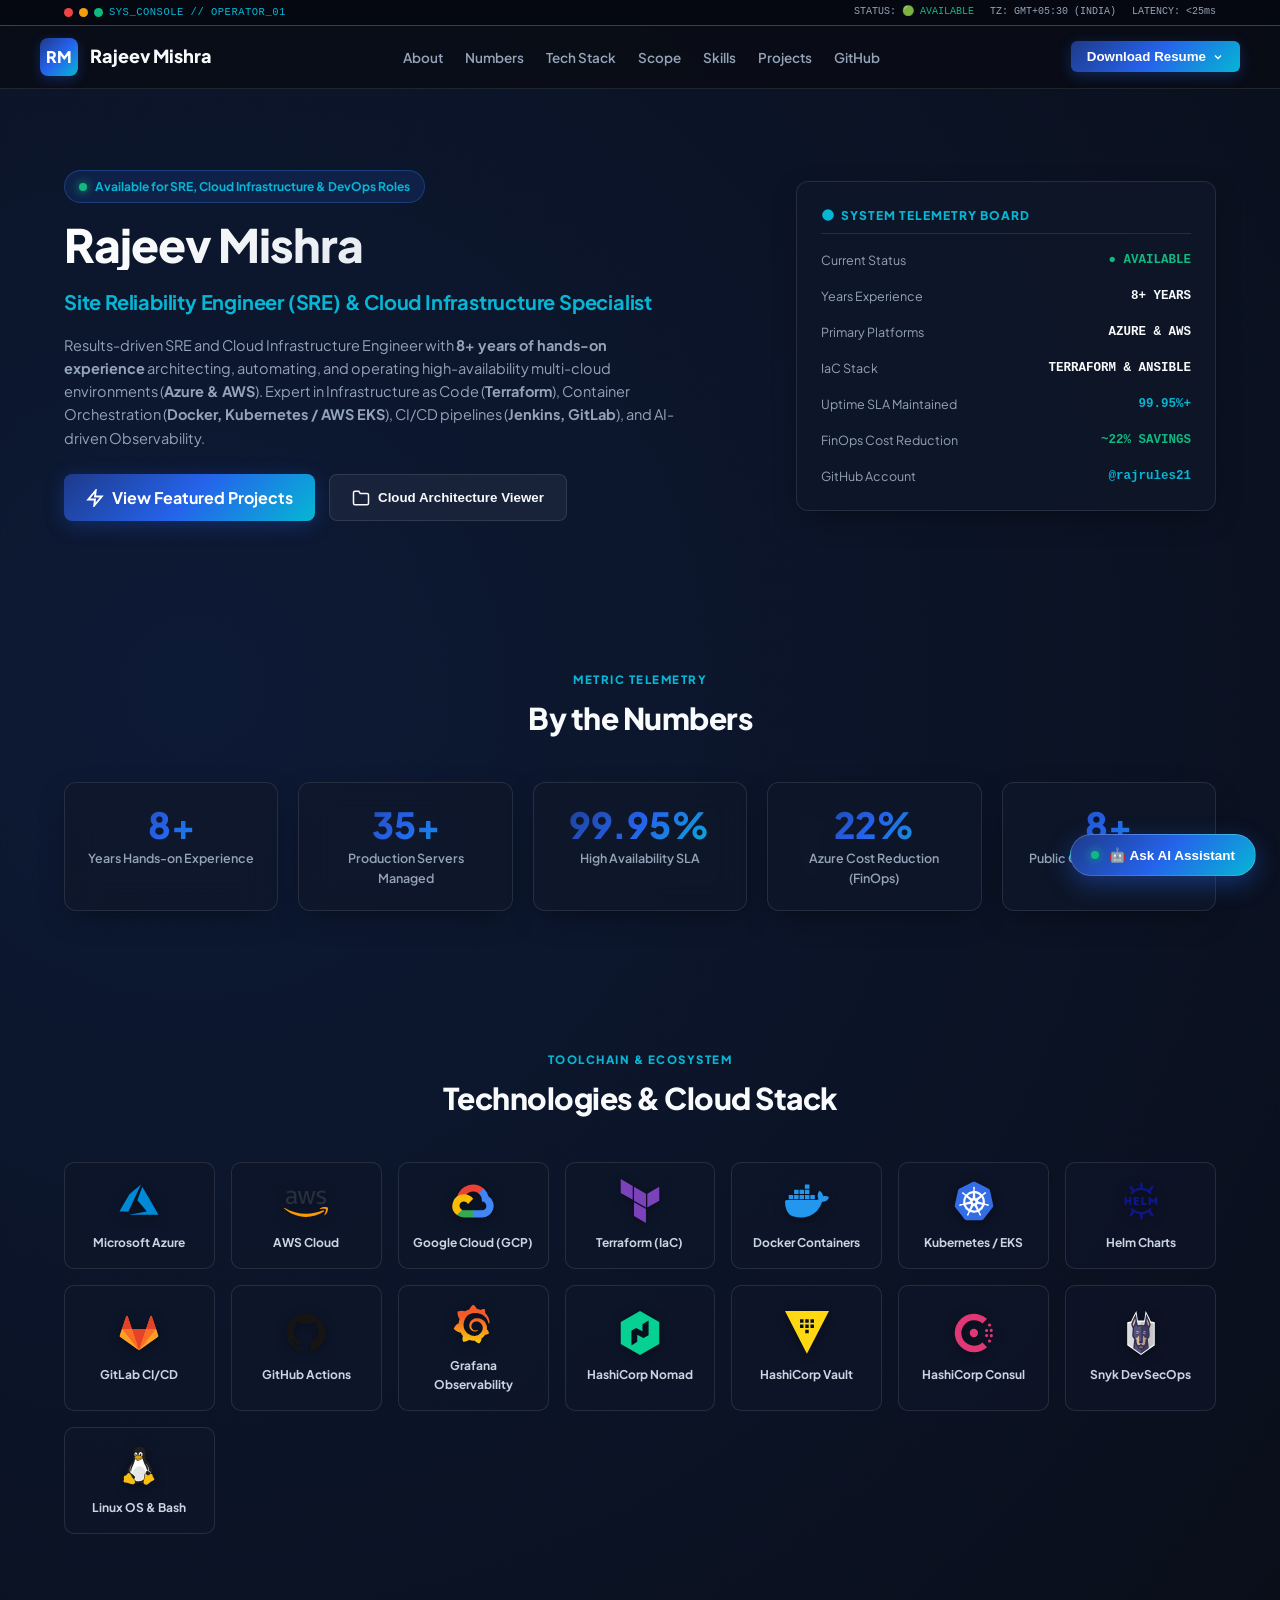
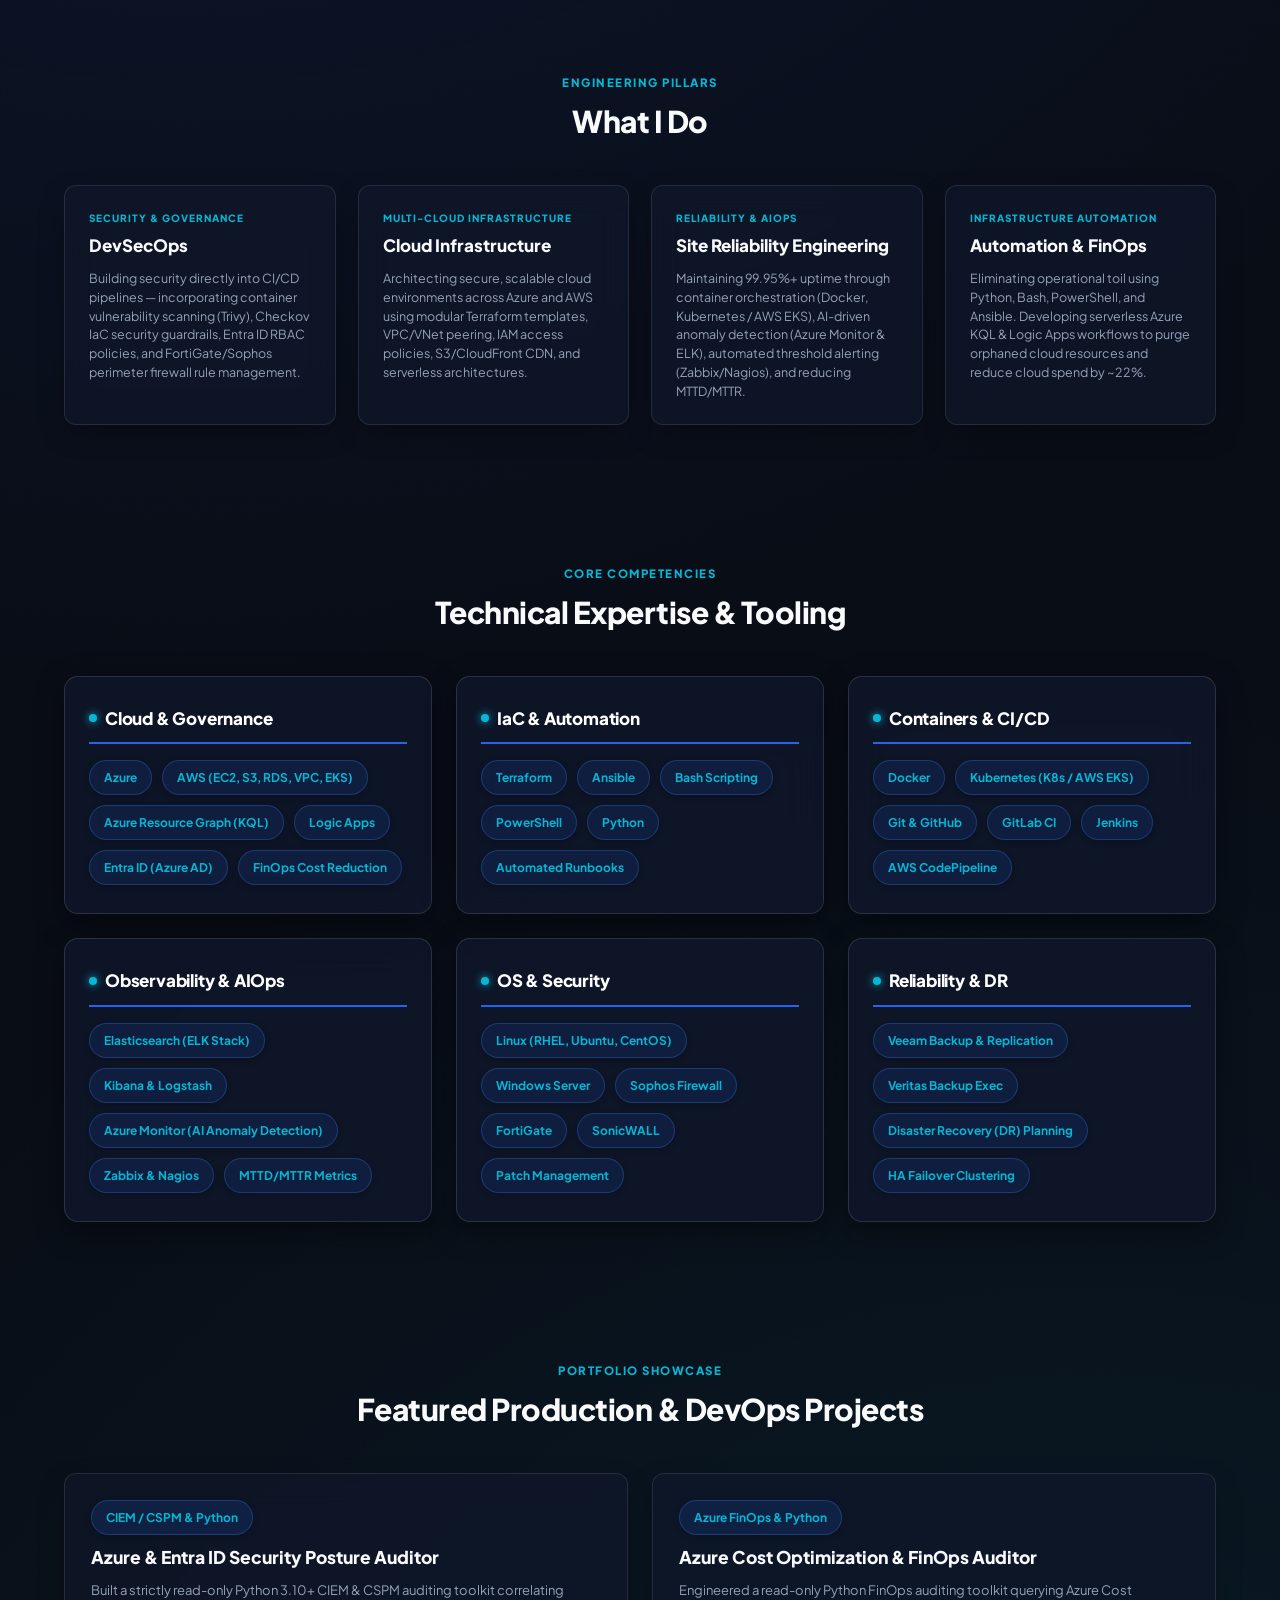
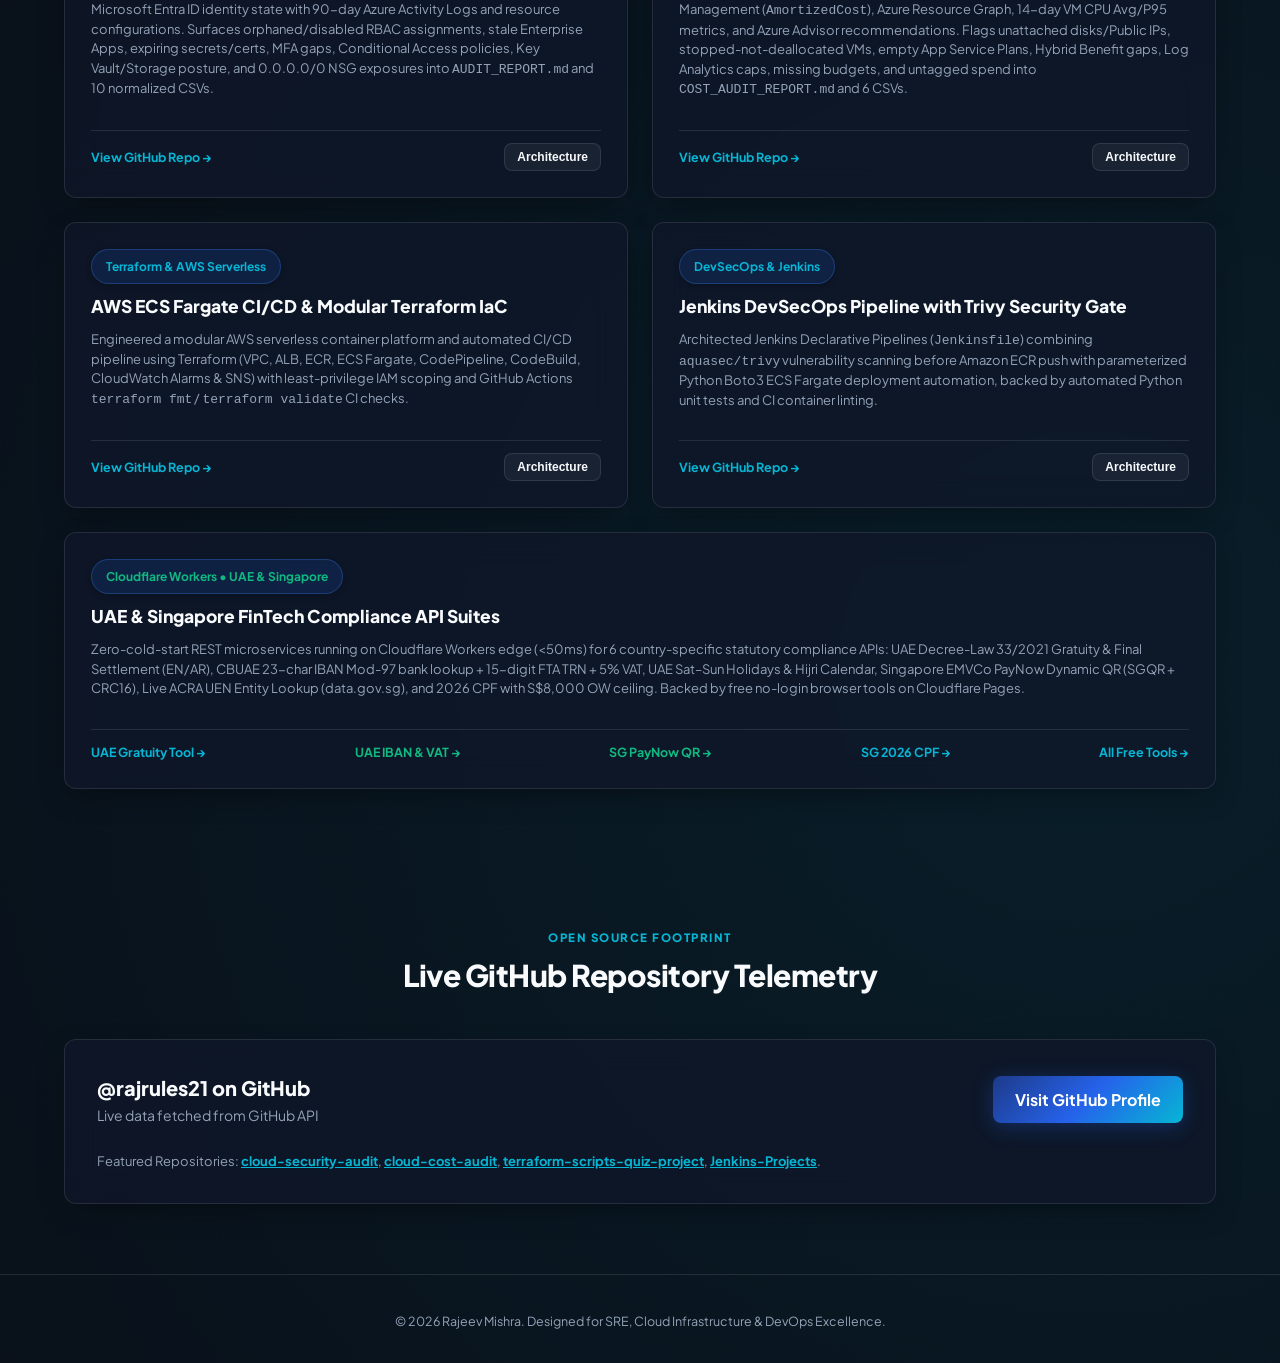
<file: index.html>
<!DOCTYPE html>
<html lang="en">
<head>
  <meta charset="UTF-8" />
  <meta name="viewport" content="width=device-width, initial-scale=1.0"/>
  <title>Rajeev Mishra | SRE & Cloud Infrastructure Engineer Portfolio</title>
  <meta name="description" content="Portfolio of Rajeev Mishra - Site Reliability Engineer & Cloud Infrastructure Specialist with 8+ years experience in Azure, AWS, Terraform, Docker, Kubernetes, and Observability." />
  
  <!-- Google Fonts -->
  <link rel="preconnect" href="https://fonts.googleapis.com">
  <link rel="preconnect" href="https://fonts.gstatic.com" crossorigin>
  <link href="https://fonts.googleapis.com/css2?family=Plus+Jakarta+Sans:wght@400;500;600;700;800&display=swap" rel="stylesheet">
  
  <link rel="stylesheet" href="style.css" />
</head>
<body>

  <!-- NAVIGATION BAR WITH OPERATOR CONSOLE BAR -->
  <nav class="navbar">
    <div class="operator-bar">
      <div class="container operator-bar-content">
        <div class="console-dots">
          <span class="dot dot-red"></span>
          <span class="dot dot-amber"></span>
          <span class="dot dot-green"></span>
          <span class="console-label">SYS_CONSOLE // OPERATOR_01</span>
        </div>
        <div style="display:flex; gap:16px; font-family:monospace; font-size:10px;">
          <span>STATUS: <span style="color:#10b981;">🟢 AVAILABLE</span></span>
          <span>TZ: GMT+05:30 (INDIA)</span>
          <span>LATENCY: &lt;25ms</span>
        </div>
      </div>
    </div>

    <div class="container nav-container">
      <a href="#" class="logo">
        <div class="logo-badge">RM</div>
        <span>Rajeev Mishra</span>
      </a>

      <ul class="nav-links">
        <li><a href="#about">About</a></li>
        <li><a href="#numbers">Numbers</a></li>
        <li><a href="#tech-stack">Tech Stack</a></li>
        <li><a href="#scope">Scope</a></li>
        <li><a href="#skills">Skills</a></li>
        <li><a href="#projects">Projects</a></li>
        <li><a href="#github">GitHub</a></li>
      </ul>

      <!-- Tailored CV Dropdown Menu -->
      <div class="dropdown">
        <button id="cv-dropdown-btn" class="btn-nav-primary">
          <span>Download Resume</span>
          <svg width="12" height="12" viewBox="0 0 24 24" fill="none" stroke="currentColor" stroke-width="2.5"><polyline points="6 9 12 15 18 9"/></svg>
        </button>
        <div id="cv-dropdown-menu" class="dropdown-menu">
          <a href="./Rajeev_Mishra_Cloud_DevOps_Resume.pdf" target="_blank" class="dropdown-item">📑 Download Executive PDF Resume (1-Page)</a>
          <a href="./resume.html" target="_blank" class="dropdown-item">📄 View Interactive HTML Resume</a>
          <a href="https://github.com/rajrules21" target="_blank" class="dropdown-item">🔗 GitHub Profile (@rajrules21)</a>
        </div>
      </div>
    </div>
  </nav>

  <!-- HERO SECTION -->
  <section id="about" class="hero">
    <div class="container">
      <div class="hero-grid">
        
        <div class="hero-content">
          <div class="status-pill">
            <span class="pulse-dot"></span>
            Available for SRE, Cloud Infrastructure & DevOps Roles
          </div>

          <h1 class="hero-name">Rajeev Mishra</h1>
          <div class="hero-title">Site Reliability Engineer (SRE) & Cloud Infrastructure Specialist</div>
          
          <p class="hero-description">
            Results-driven SRE and Cloud Infrastructure Engineer with <strong>8+ years of hands-on experience</strong> architecting, automating, and operating high-availability multi-cloud environments (<strong>Azure & AWS</strong>). Expert in Infrastructure as Code (<strong>Terraform</strong>), Container Orchestration (<strong>Docker, Kubernetes / AWS EKS</strong>), CI/CD pipelines (<strong>Jenkins, GitLab</strong>), and AI-driven Observability.
          </p>

          <div class="hero-cta">
            <a href="#projects" class="btn-primary">
              <svg width="18" height="18" viewBox="0 0 24 24" fill="none" stroke="currentColor" stroke-width="2.5"><path d="M13 2L3 14h9l-1 8 10-12h-9l1-8z"/></svg>
              View Featured Projects
            </a>
            <button id="open-arch-btn" class="btn-secondary">
              <svg width="18" height="18" viewBox="0 0 24 24" fill="none" stroke="currentColor" stroke-width="2"><path d="M22 19a2 2 0 0 1-2 2H4a2 2 0 0 1-2-2V5a2 2 0 0 1 2-2h5l2 3h9a2 2 0 0 1 2 2z"/></svg>
              Cloud Architecture Viewer
            </button>
          </div>
        </div>

        <!-- SYSTEM SIGNAL BOARD -->
        <div class="glass-panel signal-board">
          <div class="signal-title">
            <svg width="14" height="14" viewBox="0 0 24 24" fill="currentColor"><circle cx="12" cy="12" r="10"/></svg>
            SYSTEM TELEMETRY BOARD
          </div>

          <div class="signal-row">
            <span class="signal-key">Current Status</span>
            <span class="signal-val" style="color:#10b981;">● AVAILABLE</span>
          </div>

          <div class="signal-row">
            <span class="signal-key">Years Experience</span>
            <span class="signal-val">8+ YEARS</span>
          </div>

          <div class="signal-row">
            <span class="signal-key">Primary Platforms</span>
            <span class="signal-val">AZURE & AWS</span>
          </div>

          <div class="signal-row">
            <span class="signal-key">IaC Stack</span>
            <span class="signal-val">TERRAFORM & ANSIBLE</span>
          </div>

          <div class="signal-row">
            <span class="signal-key">Uptime SLA Maintained</span>
            <span class="signal-val" style="color:var(--accent-cyan);">99.95%+</span>
          </div>

          <div class="signal-row">
            <span class="signal-key">FinOps Cost Reduction</span>
            <span class="signal-val" style="color:#10b981;">~22% SAVINGS</span>
          </div>

          <div class="signal-row">
            <span class="signal-key">GitHub Account</span>
            <span class="signal-val"><a href="https://github.com/rajrules21" target="_blank" style="color:var(--accent-cyan); text-decoration:none;">@rajrules21</a></span>
          </div>
        </div>

      </div>
    </div>
  </section>

  <!-- BY THE NUMBERS SECTION -->
  <section id="numbers" class="section">
    <div class="container">
      <div class="section-title-wrap">
        <span class="section-tag">METRIC TELEMETRY</span>
        <h2 class="section-title">By the Numbers</h2>
      </div>

      <div class="numbers-grid">
        <div class="glass-panel number-card">
          <div class="number-val">8+</div>
          <div class="number-label">Years Hands-on Experience</div>
        </div>

        <div class="glass-panel number-card">
          <div class="number-val">35+</div>
          <div class="number-label">Production Servers Managed</div>
        </div>

        <div class="glass-panel number-card">
          <div class="number-val">99.95%</div>
          <div class="number-label">High Availability SLA</div>
        </div>

        <div class="glass-panel number-card">
          <div class="number-val">22%</div>
          <div class="number-label">Azure Cost Reduction (FinOps)</div>
        </div>

        <div class="glass-panel number-card">
          <div class="number-val">8+</div>
          <div class="number-label">Public GitHub Repositories</div>
        </div>
      </div>
    </div>
  </section>

  <!-- VISUAL TECH STACK ICON GRID -->
  <section id="tech-stack" class="section">
    <div class="container">
      <div class="section-title-wrap">
        <span class="section-tag">TOOLCHAIN & ECOSYSTEM</span>
        <h2 class="section-title">Technologies & Cloud Stack</h2>
      </div>

      <div class="tech-icon-grid">
        <!-- Azure -->
        <div class="tech-icon-card">
          <img src="azure-svgrepo-com.svg" class="tech-icon-svg" alt="Microsoft Azure" />
          <span class="tech-icon-label">Microsoft Azure</span>
        </div>

        <!-- AWS -->
        <div class="tech-icon-card">
          <img src="aws-svgrepo-com.svg" class="tech-icon-svg" alt="Amazon Web Services" />
          <span class="tech-icon-label">AWS Cloud</span>
        </div>

        <!-- GCP -->
        <div class="tech-icon-card">
          <img src="gcp-svgrepo-com.svg" class="tech-icon-svg" alt="Google Cloud Platform" />
          <span class="tech-icon-label">Google Cloud (GCP)</span>
        </div>

        <!-- Terraform -->
        <div class="tech-icon-card">
          <img src="terraform-svgrepo-com.svg" class="tech-icon-svg" alt="Terraform" />
          <span class="tech-icon-label">Terraform (IaC)</span>
        </div>

        <!-- Docker -->
        <div class="tech-icon-card">
          <img src="docker-svgrepo-com.svg" class="tech-icon-svg" alt="Docker" />
          <span class="tech-icon-label">Docker Containers</span>
        </div>

        <!-- Kubernetes -->
        <div class="tech-icon-card">
          <img src="kubernetes-svgrepo-com.svg" class="tech-icon-svg" alt="Kubernetes" />
          <span class="tech-icon-label">Kubernetes / EKS</span>
        </div>

        <!-- Helm -->
        <div class="tech-icon-card">
          <img src="helm-svgrepo-com.svg" class="tech-icon-svg" alt="Helm" />
          <span class="tech-icon-label">Helm Charts</span>
        </div>

        <!-- GitLab CI -->
        <div class="tech-icon-card">
          <img src="gitlab-svgrepo-com.svg" class="tech-icon-svg" alt="GitLab CI" />
          <span class="tech-icon-label">GitLab CI/CD</span>
        </div>

        <!-- GitHub -->
        <div class="tech-icon-card">
          <img src="github-svgrepo-com.svg" class="tech-icon-svg" alt="GitHub Actions" />
          <span class="tech-icon-label">GitHub Actions</span>
        </div>

        <!-- Grafana -->
        <div class="tech-icon-card">
          <img src="grafana-svgrepo-com.svg" class="tech-icon-svg" alt="Grafana" />
          <span class="tech-icon-label">Grafana Observability</span>
        </div>

        <!-- Nomad -->
        <div class="tech-icon-card">
          <img src="nomad-svgrepo-com.svg" class="tech-icon-svg" alt="HashiCorp Nomad" />
          <span class="tech-icon-label">HashiCorp Nomad</span>
        </div>

        <!-- Vault -->
        <div class="tech-icon-card">
          <img src="vault-svgrepo-com.svg" class="tech-icon-svg" alt="HashiCorp Vault" />
          <span class="tech-icon-label">HashiCorp Vault</span>
        </div>

        <!-- Consul -->
        <div class="tech-icon-card">
          <img src="consul-svgrepo-com.svg" class="tech-icon-svg" alt="HashiCorp Consul" />
          <span class="tech-icon-label">HashiCorp Consul</span>
        </div>

        <!-- Snyk -->
        <div class="tech-icon-card">
          <img src="snyk-svgrepo-com.svg" class="tech-icon-svg" alt="Snyk DevSecOps" />
          <span class="tech-icon-label">Snyk DevSecOps</span>
        </div>

        <!-- Linux -->
        <div class="tech-icon-card">
          <img src="linux-svgrepo-com.svg" class="tech-icon-svg" alt="Linux OS" />
          <span class="tech-icon-label">Linux OS & Bash</span>
        </div>
      </div>
    </div>
  </section>

  <!-- WHAT I DO SCOPE CARDS -->
  <section id="scope" class="section">
    <div class="container">
      <div class="section-title-wrap">
        <span class="section-tag">ENGINEERING PILLARS</span>
        <h2 class="section-title">What I Do</h2>
      </div>

      <div class="scope-grid">
        <!-- DevSecOps -->
        <div class="glass-panel scope-card">
          <span class="scope-type">SECURITY & GOVERNANCE</span>
          <h3 class="scope-title">DevSecOps</h3>
          <p class="scope-desc">
            Building security directly into CI/CD pipelines — incorporating container vulnerability scanning (Trivy), Checkov IaC security guardrails, Entra ID RBAC policies, and FortiGate/Sophos perimeter firewall rule management.
          </p>
        </div>

        <!-- Cloud Engineer -->
        <div class="glass-panel scope-card">
          <span class="scope-type">MULTI-CLOUD INFRASTRUCTURE</span>
          <h3 class="scope-title">Cloud Infrastructure</h3>
          <p class="scope-desc">
            Architecting secure, scalable cloud environments across Azure and AWS using modular Terraform templates, VPC/VNet peering, IAM access policies, S3/CloudFront CDN, and serverless architectures.
          </p>
        </div>

        <!-- SRE -->
        <div class="glass-panel scope-card">
          <span class="scope-type">RELIABILITY & AIOPS</span>
          <h3 class="scope-title">Site Reliability Engineering</h3>
          <p class="scope-desc">
            Maintaining 99.95%+ uptime through container orchestration (Docker, Kubernetes / AWS EKS), AI-driven anomaly detection (Azure Monitor & ELK), automated threshold alerting (Zabbix/Nagios), and reducing MTTD/MTTR.
          </p>
        </div>

        <!-- Automation -->
        <div class="glass-panel scope-card">
          <span class="scope-type">INFRASTRUCTURE AUTOMATION</span>
          <h3 class="scope-title">Automation & FinOps</h3>
          <p class="scope-desc">
            Eliminating operational toil using Python, Bash, PowerShell, and Ansible. Developing serverless Azure KQL & Logic Apps workflows to purge orphaned cloud resources and reduce cloud spend by ~22%.
          </p>
        </div>
      </div>
    </div>
  </section>

  <!-- SKILLS MATRIX -->
  <section id="skills" class="section">
    <div class="container">
      <div class="section-title-wrap">
        <span class="section-tag">CORE COMPETENCIES</span>
        <h2 class="section-title">Technical Expertise & Tooling</h2>
      </div>

      <div class="skills-grid">
        
        <!-- Cloud & Governance -->
        <div class="glass-panel skill-card">
          <div class="skill-card-title">Cloud & Governance</div>
          <div class="skill-tags">
            <span class="pill-tag">Azure</span>
            <span class="pill-tag">AWS (EC2, S3, RDS, VPC, EKS)</span>
            <span class="pill-tag">Azure Resource Graph (KQL)</span>
            <span class="pill-tag">Logic Apps</span>
            <span class="pill-tag">Entra ID (Azure AD)</span>
            <span class="pill-tag">FinOps Cost Reduction</span>
          </div>
        </div>

        <!-- IaC & Automation -->
        <div class="glass-panel skill-card">
          <div class="skill-card-title">IaC & Automation</div>
          <div class="skill-tags">
            <span class="pill-tag">Terraform</span>
            <span class="pill-tag">Ansible</span>
            <span class="pill-tag">Bash Scripting</span>
            <span class="pill-tag">PowerShell</span>
            <span class="pill-tag">Python</span>
            <span class="pill-tag">Automated Runbooks</span>
          </div>
        </div>

        <!-- Containers & CI/CD -->
        <div class="glass-panel skill-card">
          <div class="skill-card-title">Containers & CI/CD</div>
          <div class="skill-tags">
            <span class="pill-tag">Docker</span>
            <span class="pill-tag">Kubernetes (K8s / AWS EKS)</span>
            <span class="pill-tag">Git & GitHub</span>
            <span class="pill-tag">GitLab CI</span>
            <span class="pill-tag">Jenkins</span>
            <span class="pill-tag">AWS CodePipeline</span>
          </div>
        </div>

        <!-- Observability & AIOps -->
        <div class="glass-panel skill-card">
          <div class="skill-card-title">Observability & AIOps</div>
          <div class="skill-tags">
            <span class="pill-tag">Elasticsearch (ELK Stack)</span>
            <span class="pill-tag">Kibana & Logstash</span>
            <span class="pill-tag">Azure Monitor (AI Anomaly Detection)</span>
            <span class="pill-tag">Zabbix & Nagios</span>
            <span class="pill-tag">MTTD/MTTR Metrics</span>
          </div>
        </div>

        <!-- OS & Security -->
        <div class="glass-panel skill-card">
          <div class="skill-card-title">OS & Security</div>
          <div class="skill-tags">
            <span class="pill-tag">Linux (RHEL, Ubuntu, CentOS)</span>
            <span class="pill-tag">Windows Server</span>
            <span class="pill-tag">Sophos Firewall</span>
            <span class="pill-tag">FortiGate</span>
            <span class="pill-tag">SonicWALL</span>
            <span class="pill-tag">Patch Management</span>
          </div>
        </div>

        <!-- Reliability & DR -->
        <div class="glass-panel skill-card">
          <div class="skill-card-title">Reliability & DR</div>
          <div class="skill-tags">
            <span class="pill-tag">Veeam Backup & Replication</span>
            <span class="pill-tag">Veritas Backup Exec</span>
            <span class="pill-tag">Disaster Recovery (DR) Planning</span>
            <span class="pill-tag">HA Failover Clustering</span>
          </div>
        </div>

      </div>
    </div>
  </section>

  <!-- FEATURED PROJECTS SECTION -->
  <section id="projects" class="section">
    <div class="container">
      <div class="section-title-wrap">
        <span class="section-tag">PORTFOLIO SHOWCASE</span>
        <h2 class="section-title">Featured Production & DevOps Projects</h2>
      </div>

      <div class="projects-grid">

        <!-- Project 1: Multi-Cloud Security & Identity Posture Auditor -->
        <div class="glass-panel project-card">
          <div>
            <div class="project-header">
              <span class="pill-tag" style="background:var(--badge-bg); color:var(--accent-cyan); margin-bottom:8px; display:inline-block;">CIEM / CSPM &amp; Python</span>
              <h3 class="project-title">Azure &amp; Entra ID Security Posture Auditor</h3>
            </div>
            <p class="project-desc">
              Built a strictly read-only Python 3.10+ CIEM &amp; CSPM auditing toolkit correlating Microsoft Entra ID identity state with 90-day Azure Activity Logs and resource configurations. Surfaces orphaned/disabled RBAC assignments, stale Enterprise Apps, expiring secrets/certs, MFA gaps, Conditional Access policies, Key Vault/Storage posture, and 0.0.0.0/0 NSG exposures into <code>AUDIT_REPORT.md</code> and 10 normalized CSVs.
            </p>
          </div>
          <div class="project-footer">
            <a href="https://github.com/rajrules21/cloud-security-audit" target="_blank" class="project-link">
              View GitHub Repo →
            </a>
            <button class="btn-secondary arch-trigger" data-arch="azure-ciem" style="padding:6px 12px; font-size:12px;">Architecture</button>
          </div>
        </div>

        <!-- Project 2: Multi-Cloud Cost & FinOps Auditor -->
        <div class="glass-panel project-card">
          <div>
            <div class="project-header">
              <span class="pill-tag" style="background:var(--badge-bg); color:var(--accent-cyan); margin-bottom:8px; display:inline-block;">Azure FinOps &amp; Python</span>
              <h3 class="project-title">Azure Cost Optimization &amp; FinOps Auditor</h3>
            </div>
            <p class="project-desc">
              Engineered a read-only Python FinOps auditing toolkit querying Azure Cost Management (<code>AmortizedCost</code>), Azure Resource Graph, 14-day VM CPU Avg/P95 metrics, and Azure Advisor recommendations. Flags unattached disks/Public IPs, stopped-not-deallocated VMs, empty App Service Plans, Hybrid Benefit gaps, Log Analytics caps, missing budgets, and untagged spend into <code>COST_AUDIT_REPORT.md</code> and 6 CSVs.
            </p>
          </div>
          <div class="project-footer">
            <a href="https://github.com/rajrules21/cloud-cost-audit" target="_blank" class="project-link">
              View GitHub Repo →
            </a>
            <button class="btn-secondary arch-trigger" data-arch="azure-finops" style="padding:6px 12px; font-size:12px;">Architecture</button>
          </div>
        </div>

        <!-- Project 3: AWS ECS Terraform Pipeline -->
        <div class="glass-panel project-card">
          <div>
            <div class="project-header">
              <span class="pill-tag" style="background:var(--badge-bg); color:var(--accent-cyan); margin-bottom:8px; display:inline-block;">Terraform &amp; AWS Serverless</span>
              <h3 class="project-title">AWS ECS Fargate CI/CD &amp; Modular Terraform IaC</h3>
            </div>
            <p class="project-desc">
              Engineered a modular AWS serverless container platform and automated CI/CD pipeline using Terraform (VPC, ALB, ECR, ECS Fargate, CodePipeline, CodeBuild, CloudWatch Alarms &amp; SNS) with least-privilege IAM scoping and GitHub Actions <code>terraform fmt</code> / <code>terraform validate</code> CI checks.
            </p>
          </div>
          <div class="project-footer">
            <a href="https://github.com/rajrules21/terraform-scripts-quiz-project" target="_blank" class="project-link">
              View GitHub Repo →
            </a>
            <button class="btn-secondary arch-trigger" data-arch="aws-ecs" style="padding:6px 12px; font-size:12px;">Architecture</button>
          </div>
        </div>

        <!-- Project 4: Jenkins DevSecOps Pipeline -->
        <div class="glass-panel project-card">
          <div>
            <div class="project-header">
              <span class="pill-tag" style="background:var(--badge-bg); color:var(--accent-cyan); margin-bottom:8px; display:inline-block;">DevSecOps &amp; Jenkins</span>
              <h3 class="project-title">Jenkins DevSecOps Pipeline with Trivy Security Gate</h3>
            </div>
            <p class="project-desc">
              Architected Jenkins Declarative Pipelines (<code>Jenkinsfile</code>) combining <code>aquasec/trivy</code> vulnerability scanning before Amazon ECR push with parameterized Python Boto3 ECS Fargate deployment automation, backed by automated Python unit tests and CI container linting.
            </p>
          </div>
          <div class="project-footer">
            <a href="https://github.com/rajrules21/Jenkins-Projects" target="_blank" class="project-link">
              View GitHub Repo →
            </a>
            <button class="btn-secondary arch-trigger" data-arch="azure-devsecops" style="padding:6px 12px; font-size:12px;">Architecture</button>
          </div>
        </div>

        <!-- Project 5: UAE & Singapore FinTech API Suites -->
        <div class="glass-panel project-card" style="grid-column: span 2;">
          <div>
            <div class="project-header">
              <span class="pill-tag" style="background:var(--badge-bg); color:#10b981; margin-bottom:8px; display:inline-block;">Cloudflare Workers &bull; UAE &amp; Singapore</span>
              <h3 class="project-title">UAE &amp; Singapore FinTech Compliance API Suites</h3>
            </div>
            <p class="project-desc">
              Zero-cold-start REST microservices running on Cloudflare Workers edge (&lt;50ms) for 6 country-specific statutory compliance APIs: UAE Decree-Law 33/2021 Gratuity &amp; Final Settlement (EN/AR), CBUAE 23-char IBAN Mod-97 bank lookup + 15-digit FTA TRN + 5% VAT, UAE Sat–Sun Holidays &amp; Hijri Calendar, Singapore EMVCo PayNow Dynamic QR (SGQR + CRC16), Live ACRA UEN Entity Lookup (data.gov.sg), and 2026 CPF with S$8,000 OW ceiling. Backed by free no-login browser tools on Cloudflare Pages.
            </p>
          </div>
          <div class="project-footer" style="flex-wrap:wrap; gap:10px;">
            <a href="https://finops-tools.pages.dev/uae-gratuity-calculator/" target="_blank" class="project-link">UAE Gratuity Tool →</a>
            <a href="https://finops-tools.pages.dev/uae-iban-vat-validator/" target="_blank" class="project-link" style="color:#10b981;">UAE IBAN &amp; VAT →</a>
            <a href="https://finops-tools.pages.dev/paynow-qr-generator/" target="_blank" class="project-link" style="color:#10b981;">SG PayNow QR →</a>
            <a href="https://finops-tools.pages.dev/singapore-cpf-calculator/" target="_blank" class="project-link">SG 2026 CPF →</a>
            <a href="https://finops-tools.pages.dev/" target="_blank" class="project-link">All Free Tools →</a>
          </div>
        </div>

      </div>
    </div>
  </section>

  <!-- LIVE GITHUB STATS SECTION -->
  <section id="github" class="section">
    <div class="container">
      <div class="section-title-wrap">
        <span class="section-tag">OPEN SOURCE FOOTPRINT</span>
        <h2 class="section-title">Live GitHub Repository Telemetry</h2>
      </div>

      <div class="glass-panel" style="padding:32px;">
        <div style="display:flex; justify-content:space-between; align-items:center; flex-wrap:wrap; gap:16px; margin-bottom:24px;">
          <div>
            <h3 style="font-size:20px; font-weight:800; color:var(--text-main);">@rajrules21 on GitHub</h3>
            <p style="color:var(--text-muted); font-size:14px;">Live data fetched from GitHub API</p>
          </div>
          <a href="https://github.com/rajrules21" target="_blank" class="btn-primary">Visit GitHub Profile</a>
        </div>

        <div id="github-repos-container" style="display:grid; grid-template-columns:repeat(auto-fit, minmax(280px, 1fr)); gap:18px;">
          <div style="color:var(--text-muted); font-size:14px;">Loading live GitHub repositories...</div>
        </div>
      </div>
    </div>
  </section>

  <!-- INTERACTIVE ARCHITECTURE MODAL -->
  <div id="arch-modal" class="modal-overlay">
    <div class="modal-card">
      <button class="modal-close" id="modal-close-btn">&times;</button>
      <h2 id="modal-title" style="font-size:22px; font-weight:800; color:var(--text-main); margin-bottom:8px;">Cloud Architecture Viewer</h2>
      <p id="modal-desc" style="font-size:14px; color:var(--text-muted); margin-bottom:16px;">Production-grade Infrastructure as Code & Pipeline Architecture</p>
      
      <div id="diagram-content" class="diagram-svg-wrap">
        <!-- Injected via JavaScript -->
      </div>
    </div>
  </div>

  <!-- FLOATING AI SRE ASSISTANT CHAT WIDGET (BOTTOM-RIGHT) -->
  <button id="ai-widget-trigger" class="ai-widget-trigger">
    <span class="pulse-dot"></span>
    <span>🤖 Ask AI Assistant</span>
  </button>

  <div id="ai-chat-window" class="ai-chat-window">
    <div class="ai-chat-header">
      <div class="ai-chat-header-title">
        <div class="ai-avatar">🤖</div>
        <div>
          <div>Rajeev's SRE Assistant</div>
          <div style="font-size:10px; color:#10b981; font-weight:600;">Online & Ready</div>
        </div>
      </div>
      <button id="ai-chat-close-btn" class="ai-chat-close">&times;</button>
    </div>

    <div id="ai-chat-body" class="ai-chat-body">
      <div class="chat-msg chat-msg-bot">
        👋 Hi! I'm Rajeev's virtual AI assistant. How can I help you explore his Cloud & SRE profile?
      </div>
      
      <div class="chat-chips">
        <button class="chat-chip" data-query="projects">📁 View Top Projects</button>
        <button class="chat-chip" data-query="resume">📜 Download Resume</button>
        <button class="chat-chip" data-query="skills">☁️ Azure & AWS Experience</button>
        <button class="chat-chip" data-query="contact">✉️ Get Contact Details</button>
      </div>
    </div>

    <div class="ai-chat-footer">
      <input type="text" id="ai-chat-input" class="ai-chat-input" placeholder="Ask about Rajeev's experience..." />
      <button id="ai-chat-send-btn" class="ai-chat-send">Send</button>
    </div>
  </div>

  <!-- FOOTER -->
  <footer>
    <div class="container">
      <p>&copy; 2026 Rajeev Mishra. Designed for SRE, Cloud Infrastructure & DevOps Excellence.</p>
    </div>
  </footer>

  <script src="app.js"></script>
</body>
</html>
</file>
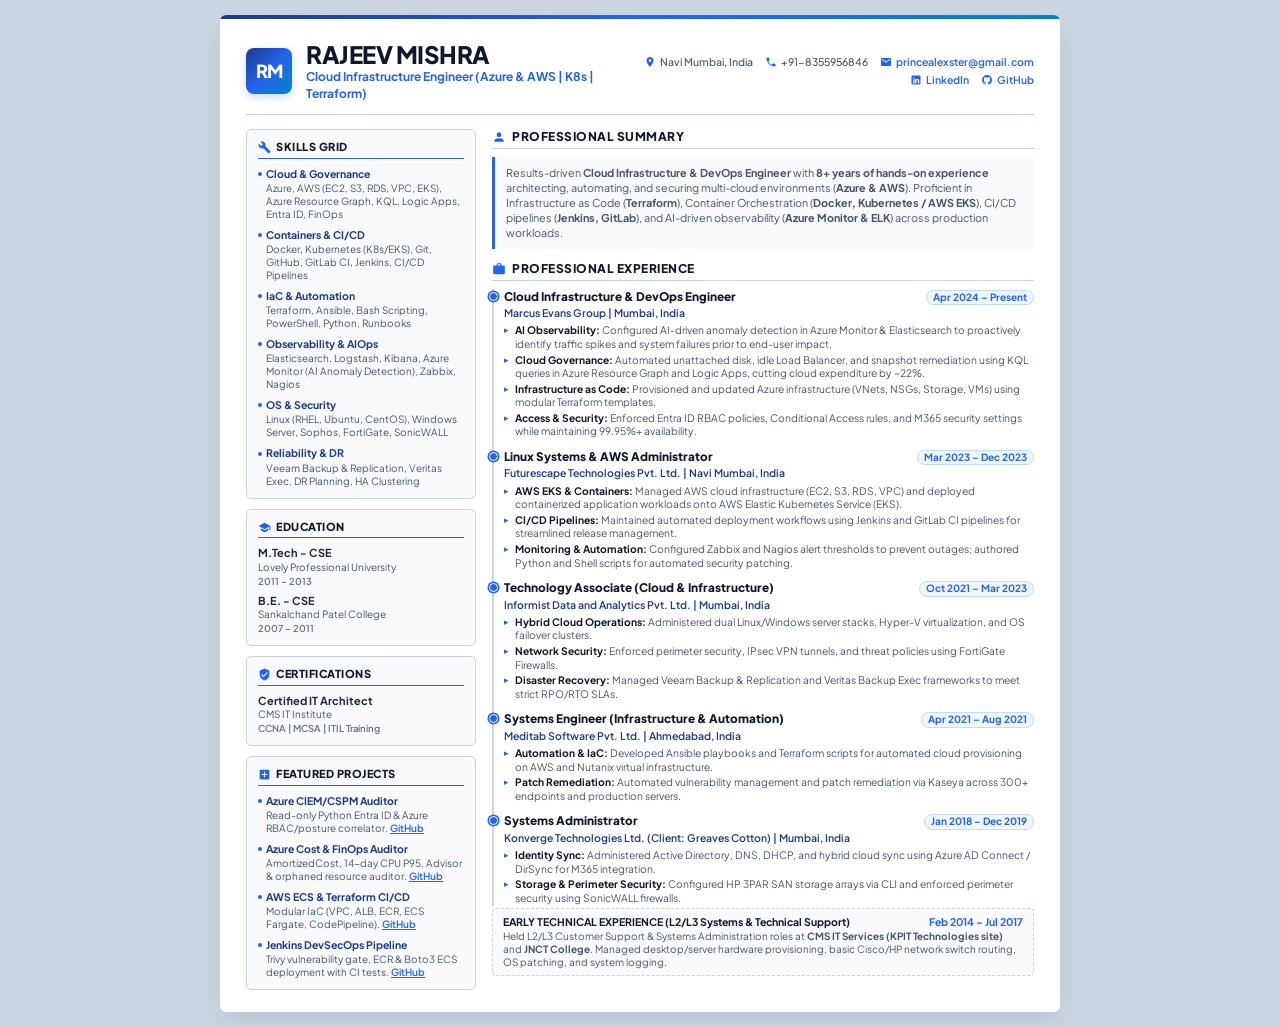
<file: resume.html>
<!DOCTYPE html>
<html lang="en">
<head>
  <meta charset="UTF-8" />
  <meta name="viewport" content="width=device-width, initial-scale=1.0"/>
  <title>Rajeev Mishra - Cloud & DevOps Resume</title>
  <link rel="preconnect" href="https://fonts.googleapis.com">
  <link rel="preconnect" href="https://fonts.gstatic.com" crossorigin>
  <link href="https://fonts.googleapis.com/css2?family=Plus+Jakarta+Sans:wght@400;500;600;700;800&display=swap" rel="stylesheet">
  <style>
    /* Reset & CSS Variables */
    * {
      box-sizing: border-box;
      margin: 0;
      padding: 0;
    }
    
    :root {
      --primary: #0f172a;          /* Slate 900 */
      --secondary: #1e3a8a;        /* Blue 900 */
      --accent: #2563eb;           /* Bright Blue 600 */
      --accent-gradient: linear-gradient(135deg, #1e3a8a 0%, #2563eb 50%, #0284c7 100%);
      --text-dark: #1e293b;        /* Slate 800 */
      --text-muted: #475569;       /* Slate 600 */
      --text-light: #64748b;       /* Slate 500 */
      --bg-sidebar: #f8fafc;       /* Slate 50 */
      --border-color: #cbd5e1;     /* Slate 300 */
      --tag-bg: #eff6ff;           /* Blue 50 */
      --tag-border: #bfdbfe;       /* Blue 200 */
    }

    body {
      font-family: 'Plus Jakarta Sans', system-ui, -apple-system, sans-serif;
      color: var(--text-dark);
      background-color: #cbd5e1;
      line-height: 1.35;
      font-size: 11.5px;
      -webkit-print-color-adjust: exact;
      print-color-adjust: exact;
    }

    .resume-card {
      max-width: 840px;
      margin: 15px auto;
      background: #ffffff;
      border-radius: 6px;
      box-shadow: 0 10px 25px -5px rgba(0,0,0,0.1);
      overflow: hidden;
    }

    .top-bar-accent {
      height: 4px;
      background: var(--accent-gradient);
      width: 100%;
    }

    .resume-content {
      padding: 22px 26px;
    }

    /* Header Styling */
    header {
      display: flex;
      justify-content: space-between;
      align-items: center;
      border-bottom: 1.5px solid var(--border-color);
      padding-bottom: 12px;
      margin-bottom: 14px;
    }

    .header-left {
      display: flex;
      align-items: center;
      gap: 14px;
    }

    .avatar-badge {
      width: 46px;
      height: 46px;
      border-radius: 8px;
      background: var(--accent-gradient);
      color: #ffffff;
      display: flex;
      align-items: center;
      justify-content: center;
      font-weight: 800;
      font-size: 18px;
      letter-spacing: -0.5px;
      box-shadow: 0 3px 8px rgba(37, 99, 235, 0.25);
      flex-shrink: 0;
    }

    .name {
      font-size: 24px;
      font-weight: 800;
      color: var(--primary);
      letter-spacing: -0.5px;
      text-transform: uppercase;
      line-height: 1.1;
    }

    .title {
      font-size: 12px;
      font-weight: 700;
      color: var(--accent);
      margin-top: 2px;
    }

    .contact-grid {
      display: flex;
      flex-wrap: wrap;
      gap: 4px 12px;
      font-size: 10.5px;
      color: var(--text-muted);
      justify-content: flex-end;
      align-items: center;
      max-width: 400px;
    }

    .contact-item {
      display: flex;
      align-items: center;
      gap: 4px;
      font-weight: 500;
      white-space: nowrap;
    }

    .contact-item svg {
      width: 12px;
      height: 12px;
      fill: var(--accent);
      flex-shrink: 0;
    }

    .contact-item a {
      color: var(--accent);
      text-decoration: none;
      font-weight: 600;
    }

    /* Main Grid Layout */
    .main-grid {
      display: grid;
      grid-template-columns: 230px 1fr;
      gap: 16px;
    }

    /* Sidebar (Left Column) */
    .sidebar {
      display: flex;
      flex-direction: column;
      gap: 10px;
    }

    .sidebar-card {
      background: var(--bg-sidebar);
      border: 1px solid var(--border-color);
      border-radius: 5px;
      padding: 10px 11px;
    }

    .sidebar-title {
      display: flex;
      align-items: center;
      gap: 5px;
      font-size: 11px;
      font-weight: 800;
      color: var(--primary);
      text-transform: uppercase;
      letter-spacing: 0.5px;
      border-bottom: 1.5px solid var(--accent);
      padding-bottom: 3px;
      margin-bottom: 8px;
    }

    .sidebar-title svg {
      width: 13px;
      height: 13px;
      fill: var(--accent);
    }

    .skill-group {
      margin-bottom: 7px;
    }

    .skill-group:last-child {
      margin-bottom: 0;
    }

    .skill-cat {
      font-weight: 700;
      font-size: 10.5px;
      color: var(--secondary);
      margin-bottom: 1px;
      display: flex;
      align-items: center;
      gap: 4px;
    }

    .skill-cat::before {
      content: "";
      width: 4px;
      height: 4px;
      background: var(--accent);
      border-radius: 50%;
      display: inline-block;
    }

    .skill-desc {
      font-size: 10px;
      color: var(--text-muted);
      line-height: 1.3;
      padding-left: 8px;
    }

    .edu-item, .cert-item {
      margin-bottom: 6px;
    }

    .edu-item:last-child, .cert-item:last-child {
      margin-bottom: 0;
    }

    .edu-degree {
      font-weight: 700;
      font-size: 11px;
      color: var(--text-dark);
    }

    .edu-school {
      font-size: 10px;
      color: var(--text-muted);
    }

    .edu-year {
      font-size: 9.5px;
      color: var(--text-light);
      font-weight: 600;
    }

    /* Main Content (Right Column) */
    .content {
      display: flex;
      flex-direction: column;
      gap: 12px;
    }

    .section-title {
      display: flex;
      align-items: center;
      gap: 6px;
      font-size: 12px;
      font-weight: 800;
      color: var(--primary);
      text-transform: uppercase;
      letter-spacing: 0.5px;
      border-bottom: 1.5px solid var(--border-color);
      padding-bottom: 3px;
      margin-bottom: 8px;
    }

    .section-title svg {
      width: 14px;
      height: 14px;
      fill: var(--accent);
    }

    .summary-box {
      background: var(--bg-sidebar);
      border-left: 3px solid var(--accent);
      border-radius: 0 4px 4px 0;
      padding: 8px 11px;
    }

    .summary-text {
      font-size: 10.8px;
      color: var(--text-muted);
      line-height: 1.4;
    }

    /* Job Entry Timeline Styling */
    .timeline {
      position: relative;
      padding-left: 10px;
      border-left: 2px solid var(--border-color);
      display: flex;
      flex-direction: column;
      gap: 9px;
    }

    .job-entry {
      position: relative;
    }

    .job-entry::before {
      content: "";
      position: absolute;
      left: -15px;
      top: 3px;
      width: 7px;
      height: 7px;
      border-radius: 50%;
      background: var(--accent);
      border: 1.5px solid #ffffff;
      box-shadow: 0 0 0 1.5px var(--accent);
    }

    .job-header {
      display: flex;
      justify-content: space-between;
      align-items: baseline;
      margin-bottom: 1px;
    }

    .job-role {
      font-size: 11.8px;
      font-weight: 800;
      color: var(--primary);
    }

    .job-date {
      font-size: 10px;
      font-weight: 700;
      color: var(--accent);
      background: var(--tag-bg);
      border: 1px solid var(--tag-border);
      padding: 0px 6px;
      border-radius: 10px;
      white-space: nowrap;
    }

    .job-company {
      font-size: 10.5px;
      font-weight: 600;
      color: var(--secondary);
      margin-bottom: 3px;
    }

    .job-bullets {
      list-style-type: none;
      padding-left: 0;
    }

    .job-bullets li {
      position: relative;
      padding-left: 11px;
      font-size: 10.3px;
      color: var(--text-muted);
      margin-bottom: 2px;
      line-height: 1.32;
    }

    .job-bullets li::before {
      content: "▸";
      position: absolute;
      left: 0;
      color: var(--accent);
      font-size: 9px;
      top: 1px;
    }

    .tag {
      font-weight: 700;
      color: var(--primary);
    }

    /* Condensed Early Experience Card */
    .early-exp-card {
      background: var(--bg-sidebar);
      border: 1px dashed var(--border-color);
      border-radius: 4px;
      padding: 6px 10px;
      margin-top: 2px;
    }

    .early-exp-title {
      font-size: 10.5px;
      font-weight: 700;
      color: var(--primary);
      margin-bottom: 1px;
      display: flex;
      justify-content: space-between;
    }

    .early-exp-desc {
      font-size: 10px;
      color: var(--text-muted);
      line-height: 1.3;
    }

    /* Strict 1-Page PDF Print Rules */
    @media print {
      body {
        background: #ffffff;
        font-size: 10.2px;
      }

      .resume-card {
        margin: 0;
        box-shadow: none;
        max-width: 100%;
        width: 100%;
        border-radius: 0;
      }

      .resume-content {
        padding: 12px 18px;
      }

      header {
        margin-bottom: 10px;
        padding-bottom: 8px;
      }

      .main-grid {
        grid-template-columns: 215px 1fr;
        gap: 14px;
      }

      .sidebar-card {
        padding: 7px 9px;
      }

      .timeline {
        gap: 7px;
      }

      .job-bullets li {
        font-size: 10px;
        line-height: 1.3;
        margin-bottom: 1.5px;
      }

      @page {
        margin: 5mm 6mm;
        size: A4 portrait;
      }
    }
  </style>
</head>
<body>

  <div class="resume-card">
    <div class="top-bar-accent"></div>
    
    <div class="resume-content">
      <!-- HEADER -->
      <header>
        <div class="header-left">
          <div class="avatar-badge">RM</div>
          <div>
            <h1 class="name">RAJEEV MISHRA</h1>
            <div class="title">Cloud Infrastructure Engineer (Azure & AWS | K8s | Terraform)</div>
          </div>
        </div>

        <div class="contact-grid">
          <div class="contact-item">
            <svg viewBox="0 0 24 24"><path d="M12 2C8.13 2 5 5.13 5 9c0 5.25 7 13 7 13s7-7.75 7-13c0-3.87-3.13-7-7-7zm0 9.5c-1.38 0-2.5-1.12-2.5-2.5s1.12-2.5 2.5-2.5 2.5 1.12 2.5 2.5-1.12 2.5-2.5 2.5z"/></svg>
            Navi Mumbai, India
          </div>
          <div class="contact-item">
            <svg viewBox="0 0 24 24"><path d="M6.62 10.79c1.44 2.83 3.76 5.14 6.59 6.59l2.2-2.2c.27-.27.67-.36 1.02-.24 1.12.37 2.33.57 3.57.57.55 0 1 .45 1 1V20c0 .55-.45 1-1 1-9.39 0-17-7.61-17-17 0-.55.45-1 1-1h3.5c.55 0 1 .45 1 1 0 1.25.2 2.45.57 3.57.11.35.03.74-.25 1.02l-2.2 2.2z"/></svg>
            +91-8355956846
          </div>
          <div class="contact-item">
            <svg viewBox="0 0 24 24"><path d="M20 4H4c-1.1 0-1.99.9-1.99 2L2 18c0 1.1.9 2 2 2h16c1.1 0 2-.89 2-2V6c0-1.1-.9-2-2-2zm0 4l-8 5-8-5V6l8 5 8-5v2z"/></svg>
            <a href="mailto:princealexster@gmail.com">princealexster@gmail.com</a>
          </div>
          <div class="contact-item">
            <svg viewBox="0 0 24 24"><path d="M19 3a2 2 0 0 1 2 2v14a2 2 0 0 1-2 2H5a2 2 0 0 1-2-2V5a2 2 0 0 1 2-2h14m-.5 15.5v-5.3a3.26 3.26 0 0 0-3.26-3.26c-.85 0-1.84.52-2.28 1.3v-1.11h-2.79v8.37h2.79v-4.93c0-.77.62-1.4 1.39-1.4a1.4 1.4 0 0 1 1.4 1.4v4.93h2.75M6.46 10.9v8.37H9.25V10.9H6.46M7.86 6.75a1.45 1.45 0 1 0 0 2.9 1.45 1.45 0 0 0 0-2.9z"/></svg>
            <a href="https://www.linkedin.com/in/rajeev-mishra-84781818/" target="_blank">LinkedIn</a>
          </div>
          <div class="contact-item">
            <svg viewBox="0 0 24 24"><path d="M12 2A10 10 0 0 0 2 12c0 4.42 2.87 8.17 6.84 9.5.5.08.66-.23.66-.5v-1.69c-2.77.6-3.36-1.34-3.36-1.34-.46-1.16-1.11-1.47-1.11-1.47-.91-.62.07-.6.07-.6 1 .07 1.53 1.03 1.53 1.03.87 1.52 2.34 1.07 2.91.83.1-.65.35-1.09.63-1.34-2.22-.25-4.55-1.11-4.55-4.92 0-1.11.38-2 1.03-2.71-.1-.25-.45-1.29.1-2.64 0 0 .84-.27 2.75 1.02.79-.22 1.65-.33 2.5-.33.85 0 1.71.11 2.5.33 1.91-1.29 2.75-1.02 2.75-1.02.55 1.35.2 2.39.1 2.64.65.71 1.03 1.6 1.03 2.71 0 3.82-2.34 4.66-4.57 4.91.36.31.69.92.69 1.85V21c0 .27.16.59.67.5C19.14 20.16 22 16.42 22 12A10 10 0 0 0 12 2z"/></svg>
            <a href="https://github.com/rajrules21" target="_blank">GitHub</a>
          </div>
        </div>
      </header>

      <!-- MAIN TWO-COLUMN GRID -->
      <div class="main-grid">

        <!-- LEFT SIDEBAR -->
        <aside class="sidebar">
          
          <!-- SKILLS GRID -->
          <div class="sidebar-card">
            <div class="sidebar-title">
              <svg viewBox="0 0 24 24"><path d="M22.7 19l-9.1-9.1c.9-2.3.4-5-1.5-6.9-2-2-5-2.4-7.4-1.3L9 6 6 9 1.6 4.6C.4 7 1 10 3 12c1.9 1.9 4.6 2.4 6.9 1.5l9.1 9.1c.4.4 1 .4 1.4 0l2.3-2.3c.4-.4.4-1.1 0-1.5z"/></svg>
              SKILLS GRID
            </div>
            
            <div class="skill-group">
              <div class="skill-cat">Cloud & Governance</div>
              <div class="skill-desc">Azure, AWS (EC2, S3, RDS, VPC, EKS), Azure Resource Graph, KQL, Logic Apps, Entra ID, FinOps</div>
            </div>

            <div class="skill-group">
              <div class="skill-cat">Containers & CI/CD</div>
              <div class="skill-desc">Docker, Kubernetes (K8s/EKS), Git, GitHub, GitLab CI, Jenkins, CI/CD Pipelines</div>
            </div>

            <div class="skill-group">
              <div class="skill-cat">IaC & Automation</div>
              <div class="skill-desc">Terraform, Ansible, Bash Scripting, PowerShell, Python, Runbooks</div>
            </div>

            <div class="skill-group">
              <div class="skill-cat">Observability & AIOps</div>
              <div class="skill-desc">Elasticsearch, Logstash, Kibana, Azure Monitor (AI Anomaly Detection), Zabbix, Nagios</div>
            </div>

            <div class="skill-group">
              <div class="skill-cat">OS & Security</div>
              <div class="skill-desc">Linux (RHEL, Ubuntu, CentOS), Windows Server, Sophos, FortiGate, SonicWALL</div>
            </div>

            <div class="skill-group">
              <div class="skill-cat">Reliability & DR</div>
              <div class="skill-desc">Veeam Backup & Replication, Veritas Exec, DR Planning, HA Clustering</div>
            </div>
          </div>

          <!-- EDUCATION -->
          <div class="sidebar-card">
            <div class="sidebar-title">
              <svg viewBox="0 0 24 24"><path d="M5 13.18v4L12 21l7-3.82v-4L12 17l-7-3.82zM12 3L1 9l11 6 9-4.91V17h2V9L12 3z"/></svg>
              EDUCATION
            </div>
            
            <div class="edu-item">
              <div class="edu-degree">M.Tech - CSE</div>
              <div class="edu-school">Lovely Professional University</div>
              <div class="edu-year">2011 – 2013</div>
            </div>

            <div class="edu-item">
              <div class="edu-degree">B.E. - CSE</div>
              <div class="edu-school">Sankalchand Patel College</div>
              <div class="edu-year">2007 – 2011</div>
            </div>
          </div>

          <!-- CERTIFICATIONS -->
          <div class="sidebar-card">
            <div class="sidebar-title">
              <svg viewBox="0 0 24 24"><path d="M12 1L3 5v6c0 5.55 3.84 10.74 9 12 5.16-1.26 9-5.45 9-12V5l-9-4zm-2 16l-4-4 1.41-1.41L10 14.17l6.59-6.59L18 9l-8 8z"/></svg>
              CERTIFICATIONS
            </div>
            <div class="cert-item">
              <div class="edu-degree">Certified IT Architect</div>
              <div class="edu-school">CMS IT Institute</div>
              <div class="edu-year">CCNA | MCSA | ITIL Training</div>
            </div>
          </div>

          <!-- FEATURED PROJECTS -->
          <div class="sidebar-card">
            <div class="sidebar-title">
              <svg viewBox="0 0 24 24"><path d="M19 3H5c-1.11 0-2 .89-2 2v14c0 1.11.89 2 2 2h14c1.11 0 2-.89 2-2V5c0-1.11-.89-2-2-2zm-2 10h-4v4h-2v-4H7v-2h4V7h2v4h4v2z"/></svg>
              FEATURED PROJECTS
            </div>

            <div class="skill-group">
              <div class="skill-cat">Azure CIEM/CSPM Auditor</div>
              <div class="skill-desc">Read-only Python Entra ID &amp; Azure RBAC/posture correlator. <a href="https://github.com/rajrules21/cloud-security-audit" target="_blank" style="color:var(--accent); font-weight:600;">GitHub</a></div>
            </div>

            <div class="skill-group">
              <div class="skill-cat">Azure Cost &amp; FinOps Auditor</div>
              <div class="skill-desc">AmortizedCost, 14-day CPU P95, Advisor &amp; orphaned resource auditor. <a href="https://github.com/rajrules21/cloud-cost-audit" target="_blank" style="color:var(--accent); font-weight:600;">GitHub</a></div>
            </div>

            <div class="skill-group">
              <div class="skill-cat">AWS ECS &amp; Terraform CI/CD</div>
              <div class="skill-desc">Modular IaC (VPC, ALB, ECR, ECS Fargate, CodePipeline). <a href="https://github.com/rajrules21/terraform-scripts-quiz-project" target="_blank" style="color:var(--accent); font-weight:600;">GitHub</a></div>
            </div>

            <div class="skill-group">
              <div class="skill-cat">Jenkins DevSecOps Pipeline</div>
              <div class="skill-desc">Trivy vulnerability gate, ECR &amp; Boto3 ECS deployment with CI tests. <a href="https://github.com/rajrules21/Jenkins-Projects" target="_blank" style="color:var(--accent); font-weight:600;">GitHub</a></div>
            </div>
          </div>

        </aside>

        <!-- RIGHT MAIN CONTENT -->
        <main class="content">

          <!-- SUMMARY -->
          <section>
            <div class="section-title">
              <svg viewBox="0 0 24 24"><path d="M12 12c2.21 0 4-1.79 4-4s-1.79-4-4-4-4 1.79-4 4 1.79 4 4 4zm0 2c-2.67 0-8 1.34-8 4v2h16v-2c0-2.66-5.33-4-8-4z"/></svg>
              PROFESSIONAL SUMMARY
            </div>
            <div class="summary-box">
              <p class="summary-text">
                Results-driven <strong>Cloud Infrastructure & DevOps Engineer</strong> with <strong>8+ years of hands-on experience</strong> architecting, automating, and securing multi-cloud environments (<strong>Azure & AWS</strong>). Proficient in Infrastructure as Code (<strong>Terraform</strong>), Container Orchestration (<strong>Docker, Kubernetes / AWS EKS</strong>), CI/CD pipelines (<strong>Jenkins, GitLab</strong>), and AI-driven observability (<strong>Azure Monitor & ELK</strong>) across production workloads.
              </p>
            </div>
          </section>

          <!-- EXPERIENCE TIMELINE -->
          <section>
            <div class="section-title">
              <svg viewBox="0 0 24 24"><path d="M20 6h-4V4c0-1.11-.89-2-2-2h-4c-1.11 0-2 .89-2 2v2H4c-1.11 0-1.99.89-1.99 2L2 19c0 1.11.89 2 2 2h16c1.11 0 2-.89 2-2V8c0-1.11-.89-2-2-2zm-6 0h-4V4h4v2z"/></svg>
              PROFESSIONAL EXPERIENCE
            </div>

            <div class="timeline">
              <!-- Marcus Evans -->
              <div class="job-entry">
                <div class="job-header">
                  <span class="job-role">Cloud Infrastructure & DevOps Engineer</span>
                  <span class="job-date">Apr 2024 – Present</span>
                </div>
                <div class="job-company">Marcus Evans Group | Mumbai, India</div>
                <ul class="job-bullets">
                  <li><span class="tag">AI Observability:</span> Configured AI-driven anomaly detection in Azure Monitor & Elasticsearch to proactively identify traffic spikes and system failures prior to end-user impact.</li>
                  <li><span class="tag">Cloud Governance:</span> Automated unattached disk, idle Load Balancer, and snapshot remediation using KQL queries in Azure Resource Graph and Logic Apps, cutting cloud expenditure by ~22%.</li>
                  <li><span class="tag">Infrastructure as Code:</span> Provisioned and updated Azure infrastructure (VNets, NSGs, Storage, VMs) using modular Terraform templates.</li>
                  <li><span class="tag">Access & Security:</span> Enforced Entra ID RBAC policies, Conditional Access rules, and M365 security settings while maintaining 99.95%+ availability.</li>
                </ul>
              </div>

              <!-- Futurescape -->
              <div class="job-entry">
                <div class="job-header">
                  <span class="job-role">Linux Systems & AWS Administrator</span>
                  <span class="job-date">Mar 2023 – Dec 2023</span>
                </div>
                <div class="job-company">Futurescape Technologies Pvt. Ltd. | Navi Mumbai, India</div>
                <ul class="job-bullets">
                  <li><span class="tag">AWS EKS & Containers:</span> Managed AWS cloud infrastructure (EC2, S3, RDS, VPC) and deployed containerized application workloads onto AWS Elastic Kubernetes Service (EKS).</li>
                  <li><span class="tag">CI/CD Pipelines:</span> Maintained automated deployment workflows using Jenkins and GitLab CI pipelines for streamlined release management.</li>
                  <li><span class="tag">Monitoring & Automation:</span> Configured Zabbix and Nagios alert thresholds to prevent outages; authored Python and Shell scripts for automated security patching.</li>
                </ul>
              </div>

              <!-- Informist -->
              <div class="job-entry">
                <div class="job-header">
                  <span class="job-role">Technology Associate (Cloud & Infrastructure)</span>
                  <span class="job-date">Oct 2021 – Mar 2023</span>
                </div>
                <div class="job-company">Informist Data and Analytics Pvt. Ltd. | Mumbai, India</div>
                <ul class="job-bullets">
                  <li><span class="tag">Hybrid Cloud Operations:</span> Administered dual Linux/Windows server stacks, Hyper-V virtualization, and OS failover clusters.</li>
                  <li><span class="tag">Network Security:</span> Enforced perimeter security, IPsec VPN tunnels, and threat policies using FortiGate Firewalls.</li>
                  <li><span class="tag">Disaster Recovery:</span> Managed Veeam Backup & Replication and Veritas Backup Exec frameworks to meet strict RPO/RTO SLAs.</li>
                </ul>
              </div>

              <!-- Meditab -->
              <div class="job-entry">
                <div class="job-header">
                  <span class="job-role">Systems Engineer (Infrastructure & Automation)</span>
                  <span class="job-date">Apr 2021 – Aug 2021</span>
                </div>
                <div class="job-company">Meditab Software Pvt. Ltd. | Ahmedabad, India</div>
                <ul class="job-bullets">
                  <li><span class="tag">Automation & IaC:</span> Developed Ansible playbooks and Terraform scripts for automated cloud provisioning on AWS and Nutanix virtual infrastructure.</li>
                  <li><span class="tag">Patch Remediation:</span> Automated vulnerability management and patch remediation via Kaseya across 300+ endpoints and production servers.</li>
                </ul>
              </div>

              <!-- Konverge -->
              <div class="job-entry">
                <div class="job-header">
                  <span class="job-role">Systems Administrator</span>
                  <span class="job-date">Jan 2018 – Dec 2019</span>
                </div>
                <div class="job-company">Konverge Technologies Ltd. (Client: Greaves Cotton) | Mumbai, India</div>
                <ul class="job-bullets">
                  <li><span class="tag">Identity Sync:</span> Administered Active Directory, DNS, DHCP, and hybrid cloud sync using Azure AD Connect / DirSync for M365 integration.</li>
                  <li><span class="tag">Storage & Perimeter Security:</span> Configured HP 3PAR SAN storage arrays via CLI and enforced perimeter security using SonicWALL firewalls.</li>
                </ul>
              </div>
            </div>

            <!-- Condensed Pre-2018 Roles -->
            <div class="early-exp-card">
              <div class="early-exp-title">
                <span>EARLY TECHNICAL EXPERIENCE (L2/L3 Systems & Technical Support)</span>
                <span style="color: var(--accent);">Feb 2014 – Jul 2017</span>
              </div>
              <div class="early-exp-desc">
                Held L2/L3 Customer Support & Systems Administration roles at <strong>CMS IT Services (KPIT Technologies site)</strong> and <strong>JNCT College</strong>. Managed desktop/server hardware provisioning, basic Cisco/HP network switch routing, OS patching, and system logging.
              </div>
            </div>

          </section>

        </main>
      </div>

    </div>

  </div>

</body>
</html>
</file>
<file: style.css>
/* Reset & Global Design System */
* {
  box-sizing: border-box;
  margin: 0;
  padding: 0;
}

:root {
  --bg-primary: #090d16;        /* Deep Space Dark */
  --bg-secondary: #0f172a;      /* Slate 900 */
  --card-bg: rgba(15, 23, 42, 0.75); /* Glassmorphism Base */
  --card-border: rgba(255, 255, 255, 0.1);
  --accent-primary: #2563eb;   /* Royal Blue */
  --accent-cyan: #06b6d4;      /* Cyan Glow */
  --accent-gradient: linear-gradient(135deg, #1e3a8a 0%, #2563eb 50%, #06b6d4 100%);
  --accent-glow: rgba(37, 99, 235, 0.3);
  --text-main: #f8fafc;        /* Slate 50 */
  --text-muted: #94a3b8;       /* Slate 400 */
  --text-sub: #cbd5e1;         /* Slate 300 */
  --border-muted: #334155;     /* Slate 700 */
  --badge-bg: rgba(37, 99, 235, 0.15);
  --badge-border: rgba(59, 130, 246, 0.3);
}

html {
  scroll-behavior: smooth;
  font-family: 'Plus Jakarta Sans', system-ui, -apple-system, sans-serif;
  background-color: var(--bg-primary);
  color: var(--text-main);
}

body {
  line-height: 1.6;
  overflow-x: hidden;
  background: radial-gradient(circle at 15% 15%, rgba(37, 99, 235, 0.15) 0%, transparent 40%),
              radial-gradient(circle at 85% 85%, rgba(6, 182, 212, 0.1) 0%, transparent 40%),
              var(--bg-primary);
  min-height: 100vh;
}

/* Glassmorphism Containers */
.glass-panel {
  background: var(--card-bg);
  backdrop-filter: blur(16px);
  -webkit-backdrop-filter: blur(16px);
  border: 1px solid var(--card-border);
  border-radius: 12px;
  box-shadow: 0 10px 30px -10px rgba(0, 0, 0, 0.5);
  transition: all 0.3s cubic-bezier(0.4, 0, 0.2, 1);
}

.glass-panel:hover {
  border-color: rgba(59, 130, 246, 0.4);
  box-shadow: 0 15px 35px -10px rgba(37, 99, 235, 0.25);
  transform: translateY(-2px);
}

.container {
  max-width: 1200px;
  margin: 0 auto;
  padding: 0 24px;
}

/* Navigation Bar with Operator Console Bar */
.navbar {
  position: fixed;
  top: 0;
  left: 0;
  right: 0;
  z-index: 100;
  background: rgba(9, 13, 22, 0.9);
  backdrop-filter: blur(12px);
  border-bottom: 1px solid var(--card-border);
}

.operator-bar {
  background: #050811;
  border-bottom: 1px solid var(--border-muted);
  padding: 4px 0;
  font-size: 11px;
  color: var(--text-muted);
}

.operator-bar-content {
  display: flex;
  justify-content: space-between;
  align-items: center;
}

.console-dots {
  display: flex;
  align-items: center;
  gap: 6px;
}

.dot {
  width: 9px;
  height: 9px;
  border-radius: 50%;
}
.dot-red { background: #ef4444; }
.dot-amber { background: #f59e0b; }
.dot-green { background: #10b981; }

.console-label {
  font-family: monospace;
  font-size: 10.5px;
  color: var(--accent-cyan);
  letter-spacing: 0.5px;
}

.nav-container {
  display: flex;
  justify-content: space-between;
  align-items: center;
  padding: 12px 0;
}

.logo {
  display: flex;
  align-items: center;
  gap: 12px;
  font-weight: 800;
  font-size: 18px;
  color: var(--text-main);
  text-decoration: none;
}

.logo-badge {
  width: 38px;
  height: 38px;
  background: var(--accent-gradient);
  border-radius: 8px;
  display: flex;
  align-items: center;
  justify-content: center;
  font-weight: 800;
  font-size: 16px;
  color: #fff;
  box-shadow: 0 4px 12px var(--accent-glow);
}

.nav-links {
  display: flex;
  gap: 22px;
  list-style: none;
  align-items: center;
}

.nav-links a {
  color: var(--text-muted);
  text-decoration: none;
  font-weight: 600;
  font-size: 13.5px;
  transition: color 0.2s ease;
}

.nav-links a:hover {
  color: var(--accent-cyan);
}

/* CV Dropdown Menu */
.dropdown {
  position: relative;
  display: inline-block;
}

.btn-nav-primary {
  background: var(--accent-gradient);
  color: #fff !important;
  padding: 8px 16px;
  border-radius: 6px;
  font-weight: 700;
  box-shadow: 0 4px 14px var(--accent-glow);
  cursor: pointer;
  border: none;
  display: flex;
  align-items: center;
  gap: 6px;
}

.dropdown-menu {
  display: none;
  position: absolute;
  right: 0;
  top: 115%;
  background: #0f172a;
  border: 1px solid var(--card-border);
  border-radius: 8px;
  box-shadow: 0 10px 25px rgba(0,0,0,0.5);
  min-width: 220px;
  z-index: 200;
}

.dropdown-menu.show {
  display: block;
}

.dropdown-item {
  display: block;
  padding: 10px 14px;
  color: var(--text-sub) !important;
  text-decoration: none;
  font-size: 12.5px;
  font-weight: 600;
  border-bottom: 1px solid rgba(255,255,255,0.05);
}

.dropdown-item:last-child {
  border-bottom: none;
}

.dropdown-item:hover {
  background: rgba(37, 99, 235, 0.15);
  color: var(--accent-cyan) !important;
}

/* Hero Section */
.hero {
  padding: 170px 0 80px;
  position: relative;
}

.hero-grid {
  display: grid;
  grid-template-columns: 1fr 420px;
  gap: 36px;
  align-items: center;
}

.hero-content {
  display: flex;
  flex-direction: column;
  gap: 16px;
}

.status-pill {
  display: inline-flex;
  align-items: center;
  gap: 8px;
  background: var(--badge-bg);
  border: 1px solid var(--badge-border);
  padding: 6px 14px;
  border-radius: 20px;
  font-size: 12px;
  font-weight: 700;
  color: var(--accent-cyan);
  width: fit-content;
}

.pulse-dot {
  width: 8px;
  height: 8px;
  background-color: #10b981;
  border-radius: 50%;
  box-shadow: 0 0 10px #10b981;
  animation: pulse 2s infinite;
}

@keyframes pulse {
  0% { transform: scale(0.95); box-shadow: 0 0 0 0 rgba(16, 185, 129, 0.7); }
  70% { transform: scale(1); box-shadow: 0 0 0 8px rgba(16, 185, 129, 0); }
  100% { transform: scale(0.95); box-shadow: 0 0 0 0 rgba(16, 185, 129, 0); }
}

.hero-name {
  font-size: 46px;
  font-weight: 800;
  letter-spacing: -1px;
  line-height: 1.1;
  background: linear-gradient(135deg, #ffffff 0%, #cbd5e1 100%);
  -webkit-background-clip: text;
  -webkit-text-fill-color: transparent;
}

.hero-title {
  font-size: 20px;
  font-weight: 700;
  color: var(--accent-cyan);
  letter-spacing: -0.2px;
}

.hero-description {
  font-size: 14.5px;
  color: var(--text-muted);
  max-width: 620px;
  line-height: 1.6;
}

.hero-cta {
  display: flex;
  gap: 14px;
  margin-top: 8px;
  flex-wrap: wrap;
}

.btn-primary {
  display: inline-flex;
  align-items: center;
  gap: 8px;
  background: var(--accent-gradient);
  color: #ffffff;
  padding: 11px 22px;
  border-radius: 8px;
  font-weight: 700;
  text-decoration: none;
  box-shadow: 0 4px 20px var(--accent-glow);
  transition: all 0.2s ease;
  border: none;
  cursor: pointer;
}

.btn-primary:hover {
  transform: translateY(-2px);
  box-shadow: 0 6px 24px rgba(37, 99, 235, 0.4);
}

.btn-secondary {
  display: inline-flex;
  align-items: center;
  gap: 8px;
  background: rgba(255, 255, 255, 0.05);
  color: var(--text-main);
  border: 1px solid var(--card-border);
  padding: 11px 22px;
  border-radius: 8px;
  font-weight: 700;
  text-decoration: none;
  transition: all 0.2s ease;
  cursor: pointer;
}

.btn-secondary:hover {
  background: rgba(255, 255, 255, 0.1);
  border-color: var(--accent-cyan);
  color: var(--accent-cyan);
}

/* System Signal Board / Stats Card */
.signal-board {
  padding: 24px;
  display: flex;
  flex-direction: column;
  gap: 16px;
}

.signal-title {
  font-size: 12px;
  font-weight: 800;
  color: var(--accent-cyan);
  text-transform: uppercase;
  letter-spacing: 1px;
  border-bottom: 1px solid var(--card-border);
  padding-bottom: 8px;
  display: flex;
  align-items: center;
  gap: 6px;
}

.signal-row {
  display: flex;
  justify-content: space-between;
  align-items: center;
  font-size: 12.5px;
}

.signal-key {
  color: var(--text-muted);
}

.signal-val {
  font-weight: 700;
  color: var(--text-main);
  font-family: monospace;
}

/* Section Header */
.section {
  padding: 70px 0;
}

.section-title-wrap {
  text-align: center;
  margin-bottom: 40px;
}

.section-tag {
  font-size: 11.5px;
  font-weight: 800;
  color: var(--accent-cyan);
  text-transform: uppercase;
  letter-spacing: 1.5px;
  margin-bottom: 4px;
  display: block;
}

.section-title {
  font-size: 30px;
  font-weight: 800;
  color: var(--text-main);
  letter-spacing: -0.5px;
}

/* By The Numbers Grid */
.numbers-grid {
  display: grid;
  grid-template-columns: repeat(auto-fit, minmax(200px, 1fr));
  gap: 20px;
}

.number-card {
  padding: 22px;
  text-align: center;
}

.number-val {
  font-size: 36px;
  font-weight: 800;
  background: var(--accent-gradient);
  -webkit-background-clip: text;
  -webkit-text-fill-color: transparent;
  line-height: 1.1;
  margin-bottom: 4px;
}

.number-label {
  font-size: 12.5px;
  font-weight: 600;
  color: var(--text-muted);
}

/* Skills Grid Section */
.skills-grid {
  display: grid;
  grid-template-columns: repeat(3, 1fr);
  gap: 24px;
}

.skill-card {
  padding: 28px 24px;
  background: rgba(15, 23, 42, 0.85);
  border: 1px solid rgba(255, 255, 255, 0.12);
  border-radius: 14px;
  backdrop-filter: blur(20px);
  -webkit-backdrop-filter: blur(20px);
  box-shadow: 0 10px 30px rgba(0, 0, 0, 0.4);
  display: flex;
  flex-direction: column;
  justify-content: flex-start;
  transition: all 0.3s cubic-bezier(0.4, 0, 0.2, 1);
}

.skill-card:hover {
  border-color: var(--accent-cyan);
  transform: translateY(-4px);
  box-shadow: 0 15px 35px rgba(6, 182, 212, 0.2);
}

.skill-card-title {
  font-size: 17px;
  font-weight: 800;
  color: #ffffff;
  margin-bottom: 16px;
  padding-bottom: 10px;
  border-bottom: 2px solid var(--accent-primary);
  letter-spacing: -0.2px;
  display: flex;
  align-items: center;
  gap: 8px;
}

.skill-card-title::before {
  content: "";
  width: 8px;
  height: 8px;
  background: var(--accent-cyan);
  border-radius: 50%;
  box-shadow: 0 0 8px var(--accent-cyan);
  display: inline-block;
}

.skill-tags {
  display: flex;
  flex-wrap: wrap;
  gap: 10px;
}

.pill-tag {
  background: rgba(37, 99, 235, 0.12);
  border: 1px solid rgba(59, 130, 246, 0.3);
  padding: 7px 14px;
  border-radius: 20px;
  font-size: 12px;
  font-weight: 700;
  color: var(--accent-cyan);
  display: inline-flex;
  align-items: center;
  transition: all 0.2s ease;
  box-shadow: 0 2px 6px rgba(0, 0, 0, 0.2);
}

.pill-tag:hover {
  background: var(--accent-primary);
  color: #ffffff;
  border-color: #3b82f6;
  transform: scale(1.04);
}

/* Tech Icon Stack Visual Grid */
.tech-icon-grid {
  display: grid;
  grid-template-columns: repeat(auto-fit, minmax(140px, 1fr));
  gap: 16px;
}

.tech-icon-card {
  padding: 16px 12px;
  display: flex;
  flex-direction: column;
  align-items: center;
  justify-content: center;
  gap: 10px;
  text-align: center;
  background: rgba(15, 23, 42, 0.6);
  border: 1px solid var(--card-border);
  border-radius: 10px;
  transition: all 0.25s ease;
}

.tech-icon-card:hover {
  border-color: var(--accent-cyan);
  background: rgba(37, 99, 235, 0.15);
  transform: translateY(-4px);
  box-shadow: 0 10px 20px rgba(6, 182, 212, 0.2);
}

.tech-icon-svg {
  width: 44px;
  height: 44px;
  object-fit: contain;
  filter: drop-shadow(0 2px 6px rgba(0, 0, 0, 0.4));
  transition: transform 0.25s ease;
}

.tech-icon-card:hover .tech-icon-svg {
  transform: scale(1.1);
}

.tech-icon-label {
  font-size: 12px;
  font-weight: 700;
  color: var(--text-sub);
}

/* What I Do Scope Cards Grid */
.scope-grid {
  display: grid;
  grid-template-columns: repeat(auto-fit, minmax(260px, 1fr));
  gap: 22px;
}

.scope-card {
  padding: 24px;
}

.scope-type {
  font-size: 10px;
  font-weight: 800;
  color: var(--accent-cyan);
  text-transform: uppercase;
  letter-spacing: 1px;
  margin-bottom: 6px;
  display: block;
}

.scope-title {
  font-size: 17px;
  font-weight: 800;
  color: var(--text-main);
  margin-bottom: 10px;
}

.scope-desc {
  font-size: 12.5px;
  color: var(--text-muted);
  line-height: 1.5;
}

/* Projects Grid Section */
.projects-grid {
  display: grid;
  grid-template-columns: repeat(2, 1fr);
  gap: 24px;
}

.project-card {
  padding: 26px;
  display: flex;
  flex-direction: column;
  justify-content: space-between;
  height: 100%;
}

.project-header {
  margin-bottom: 10px;
}

.project-title {
  font-size: 17.5px;
  font-weight: 800;
  color: var(--text-main);
  margin-bottom: 6px;
}

.project-desc {
  font-size: 13px;
  color: var(--text-muted);
  line-height: 1.5;
  margin-bottom: 14px;
}

.project-footer {
  display: flex;
  justify-content: space-between;
  align-items: center;
  margin-top: 16px;
  padding-top: 12px;
  border-top: 1px solid var(--card-border);
}

.project-link {
  color: var(--accent-cyan);
  text-decoration: none;
  font-weight: 700;
  font-size: 12.5px;
  display: inline-flex;
  align-items: center;
  gap: 5px;
}

.project-link:hover {
  text-decoration: underline;
}

/* Infrastructure Powering This Site Card */
.site-infra-card {
  padding: 28px;
  border-left: 4px solid var(--accent-cyan);
}

/* Modal Overlay */
.modal-overlay {
  position: fixed;
  top: 0;
  left: 0;
  right: 0;
  bottom: 0;
  background: rgba(0, 0, 0, 0.85);
  backdrop-filter: blur(8px);
  z-index: 1000;
  display: flex;
  align-items: center;
  justify-content: center;
  padding: 20px;
  opacity: 0;
  pointer-events: none;
  transition: opacity 0.3s ease;
}

.modal-overlay.active {
  opacity: 1;
  pointer-events: auto;
}

.modal-card {
  background: var(--bg-secondary);
  border: 1px solid var(--card-border);
  border-radius: 12px;
  max-width: 900px;
  width: 100%;
  max-height: 90vh;
  overflow-y: auto;
  padding: 28px;
  position: relative;
}

.modal-close {
  position: absolute;
  top: 18px;
  right: 18px;
  background: rgba(255, 255, 255, 0.1);
  border: none;
  color: #fff;
  width: 30px;
  height: 30px;
  border-radius: 50%;
  cursor: pointer;
  display: flex;
  align-items: center;
  justify-content: center;
  font-weight: 800;
}

.diagram-svg-wrap {
  background: #090d16;
  border-radius: 8px;
  padding: 16px;
  margin-top: 14px;
  border: 1px solid var(--card-border);
  overflow-x: auto;
}

/* Floating AI SRE Assistant Chat Widget (Bottom-Right) */
.ai-widget-trigger {
  position: fixed;
  bottom: 24px;
  right: 24px;
  z-index: 990;
  background: var(--accent-gradient);
  color: #ffffff;
  border: 1px solid rgba(255, 255, 255, 0.2);
  border-radius: 50px;
  padding: 12px 20px;
  display: flex;
  align-items: center;
  gap: 10px;
  cursor: pointer;
  box-shadow: 0 8px 25px rgba(37, 99, 235, 0.4);
  transition: all 0.3s cubic-bezier(0.4, 0, 0.2, 1);
  font-weight: 700;
  font-size: 13.5px;
}

.ai-widget-trigger:hover {
  transform: translateY(-3px) scale(1.03);
  box-shadow: 0 12px 30px rgba(37, 99, 235, 0.6);
}

.ai-chat-window {
  position: fixed;
  bottom: 90px;
  right: 24px;
  z-index: 995;
  width: 370px;
  height: 500px;
  background: var(--bg-secondary);
  border: 1px solid var(--card-border);
  border-radius: 14px;
  box-shadow: 0 20px 40px rgba(0, 0, 0, 0.7);
  display: flex;
  flex-direction: column;
  overflow: hidden;
  opacity: 0;
  pointer-events: none;
  transform: translateY(20px) scale(0.95);
  transition: all 0.3s cubic-bezier(0.4, 0, 0.2, 1);
}

.ai-chat-window.active {
  opacity: 1;
  pointer-events: auto;
  transform: translateY(0) scale(1);
}

.ai-chat-header {
  background: #050811;
  padding: 14px 16px;
  border-bottom: 1px solid var(--card-border);
  display: flex;
  justify-content: space-between;
  align-items: center;
}

.ai-chat-header-title {
  display: flex;
  align-items: center;
  gap: 10px;
  font-size: 14px;
  font-weight: 800;
  color: var(--text-main);
}

.ai-avatar {
  width: 28px;
  height: 28px;
  background: var(--accent-gradient);
  border-radius: 50%;
  display: flex;
  align-items: center;
  justify-content: center;
  font-size: 14px;
}

.ai-chat-close {
  background: transparent;
  border: none;
  color: var(--text-muted);
  font-size: 18px;
  cursor: pointer;
}

.ai-chat-close:hover {
  color: #fff;
}

.ai-chat-body {
  flex: 1;
  padding: 16px;
  overflow-y: auto;
  display: flex;
  flex-direction: column;
  gap: 12px;
  font-size: 12.5px;
}

.chat-msg {
  max-width: 85%;
  padding: 10px 14px;
  border-radius: 10px;
  line-height: 1.45;
}

.chat-msg-bot {
  background: rgba(255, 255, 255, 0.05);
  border: 1px solid var(--card-border);
  color: var(--text-main);
  align-self: flex-start;
  border-bottom-left-radius: 2px;
}

.chat-msg-user {
  background: var(--accent-primary);
  color: #ffffff;
  align-self: flex-end;
  border-bottom-right-radius: 2px;
}

.chat-chips {
  display: flex;
  flex-wrap: wrap;
  gap: 6px;
  margin-top: 4px;
}

.chat-chip {
  background: var(--badge-bg);
  border: 1px solid var(--badge-border);
  color: var(--accent-cyan);
  padding: 4px 10px;
  border-radius: 14px;
  font-size: 11px;
  font-weight: 600;
  cursor: pointer;
  transition: all 0.2s ease;
}

.chat-chip:hover {
  background: var(--accent-primary);
  color: #fff;
}

.ai-chat-footer {
  padding: 12px;
  border-top: 1px solid var(--card-border);
  background: #050811;
  display: flex;
  gap: 8px;
}

.ai-chat-input {
  flex: 1;
  background: rgba(255, 255, 255, 0.05);
  border: 1px solid var(--card-border);
  border-radius: 6px;
  padding: 8px 12px;
  color: #fff;
  font-size: 12px;
  outline: none;
}

.ai-chat-input:focus {
  border-color: var(--accent-cyan);
}

.ai-chat-send {
  background: var(--accent-gradient);
  border: none;
  color: #fff;
  padding: 8px 14px;
  border-radius: 6px;
  font-weight: 700;
  cursor: pointer;
  font-size: 12px;
}

/* Footer */
footer {
  border-top: 1px solid var(--card-border);
  padding: 36px 0;
  text-align: center;
  font-size: 12.5px;
  color: var(--text-muted);
}

/* Responsive Media Queries */
@media (max-width: 992px) {
  .hero-grid {
    grid-template-columns: 1fr;
  }
  .hero-name {
    font-size: 36px;
  }
  .skills-grid {
    grid-template-columns: repeat(2, 1fr);
  }
}

@media (max-width: 768px) {
  .nav-links {
    display: none;
  }
  .projects-grid {
    grid-template-columns: 1fr;
  }
  .skills-grid {
    grid-template-columns: 1fr;
  }
  .ai-chat-window {
    width: calc(100vw - 32px);
    right: 16px;
    bottom: 80px;
  }
}
</file>
